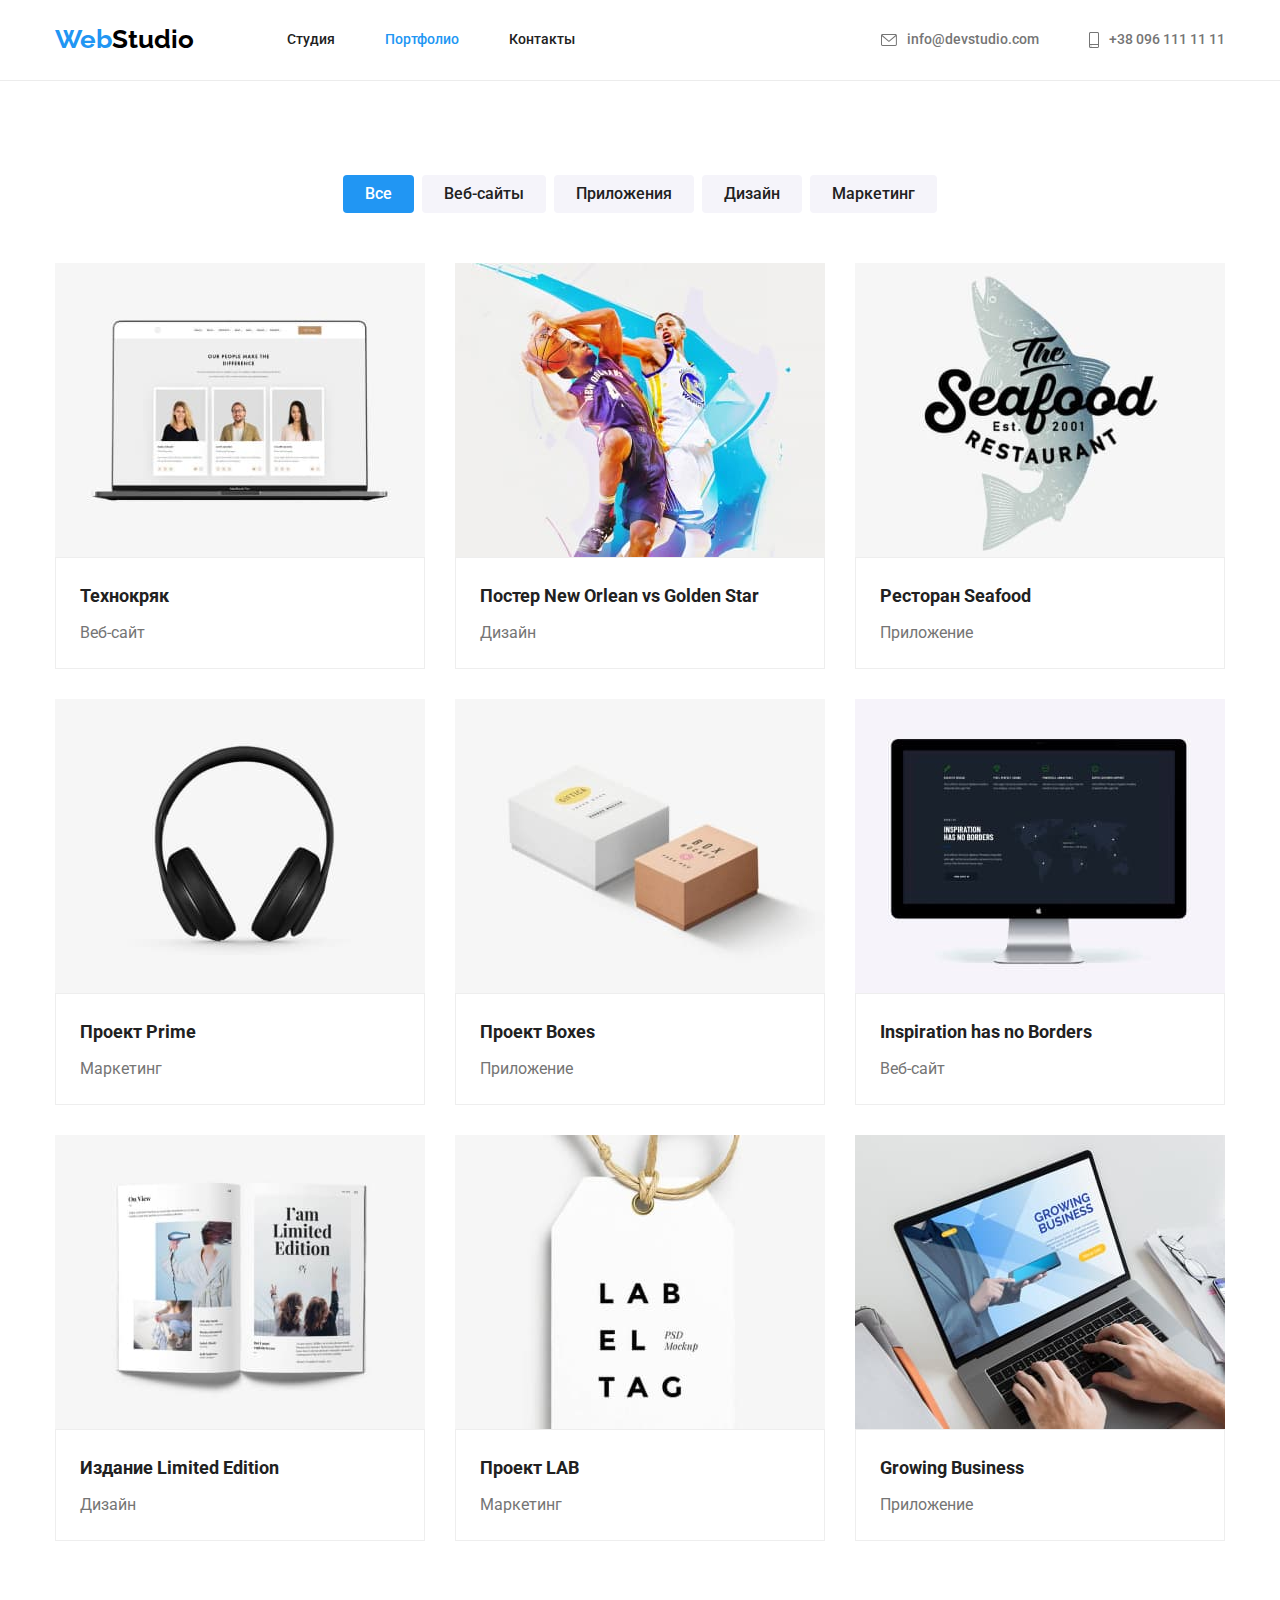
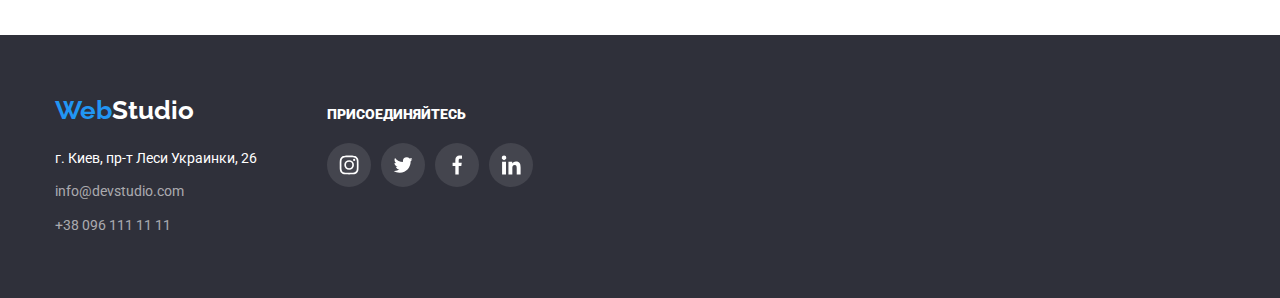
<file: portfolio.html>
<!DOCTYPE html>
<html lang="ru">
  <head>
    <meta charset="UTF-8" />
    <meta http-equiv="X-UA-Compatible" content="IE=edge" />
    <meta name="viewport" content="width=device-width, initial-scale=1.0" />
    <title>Portfolio</title>
    <link
      rel="stylesheet"
      href="https://cdnjs.cloudflare.com/ajax/libs/modern-normalize/1.0.0/modern-normalize.min.css"
    />
    <link rel="stylesheet" href="./css/styles.css" />
    <link rel="preconnect" href="https://fonts.googleapis.com" />
    <link rel="preconnect" href="https://fonts.gstatic.com" crossorigin />
    <link
      href="https://fonts.googleapis.com/css2?family=Raleway:wght@700&family=Roboto:wght@400;500;700;900&display=swap"
      rel="stylesheet"
    />
  </head>

  <body class="portfolio">
    <!--top line-->
    <header>
      <div class="container">
        <div class="logotype">
          <a href="./index.html" class="link"
            ><span class="logo">Web</span><span class="type">Studio</span></a
          >
        </div>
        <nav class="header-nav">
          <ul class="nav-list list">
            <li class="nav-item">
              <a href="./index.html" class="nav-link link">Студия</a>
            </li>
            <li class="nav-item">
              <a href="./portfolio.html" class="nav-link link current"
                >Портфолио</a
              >
            </li>
            <li class="nav-item">
              <a href="#" class="nav-link link">Контакты</a>
            </li>
          </ul>
        </nav>
        <ul class="contact list">
          <li class="contact-item">
            <a href="mailto:info@devstudio.com" class="contact-link link">
              <svg class="envelope">
                <use href="./imges/icons.svg#icon-envelope"></use>
              </svg>
              info@devstudio.com</a
            >
          </li>
          <li class="contact-item">
            <a href="tel:+380961111111" class="contact-link link">
              <svg class="smartphone">
                <use href="./imges/icons.svg#icon-smartphone"></use>
              </svg>
              +38 096 111 11 11</a
            >
          </li>
        </ul>
      </div>
    </header>
    <!--main-->
    <main>
      <section class="section">
        <div class="container">
          <h1 hidden>Portfolio</h1>
          <ul class="filters list">
            <li class="filters-item">
              <button type="button" class="filters-btn current">Все</button>
            </li>
            <li class="filters-item">
              <button type="button" class="filters-btn">Веб-сайты</button>
            </li>
            <li class="filters-item">
              <button type="button" class="filters-btn">Приложения</button>
            </li>
            <li class="filters-item">
              <button type="button" class="filters-btn">Дизайн</button>
            </li>
            <li class="filters-item">
              <button type="button" class="filters-btn">Маркетинг</button>
            </li>
          </ul>

          <ul class="galary list card-set">
            <li class="card-item">
              <article class="card">
                <div class="card-thumb">
                  <img
                    src="./imges/portfolio/img-1.jpg"
                    alt="Ноутбук"
                    width="370"
                    height="294"
                  />
                </div>
                <div class="galary-card-content">
                  <h2 class="galary-title">Технокряк</h2>
                  <p class="galary-txt">Веб-сайт</p>
                </div>
              </article>
            </li>
            <li class="card-item">
              <article class="card">
                <div class="card-thumb">
                  <img
                    src="./imges/portfolio/img-2.jpg"
                    alt="Игроки"
                    width="370"
                    height="294"
                  />
                </div>
                <div class="galary-card-content">
                  <h2 class="galary-title">
                    Постер <span lang="en">New Orlean vs Golden Star</span>
                  </h2>
                  <p class="galary-txt">Дизайн</p>
                </div>
              </article>
            </li>
            <li class="card-item">
              <article class="card">
                <div class="card-thumb">
                  <img
                    src="./imges/portfolio/img-3.jpg"
                    alt="Ресторан Seafood"
                    width="370"
                    height="294"
                  />
                </div>
                <div class="galary-card-content">
                  <h2 class="galary-title">
                    Ресторан <span lang="en">Seafood</span>
                  </h2>
                  <p class="galary-txt">Приложение</p>
                </div>
              </article>
            </li>
            <li class="card-item">
              <article class="card">
                <div class="card-thumb">
                  <img
                    src="./imges/portfolio/img-4.jpg"
                    alt="Наушники"
                    width="370"
                    height="294"
                  />
                </div>
                <div class="galary-card-content">
                  <h2 class="galary-title">
                    Проект <span lang="en">Prime</span>
                  </h2>
                  <p class="galary-txt">Маркетинг</p>
                </div>
              </article>
            </li>
            <li class="card-item">
              <article class="card">
                <div class="card-thumb">
                  <img
                    src="./imges/portfolio/img-5.jpg"
                    alt="Две коробочки"
                    width="370"
                    height="294"
                  />
                </div>
                <div class="galary-card-content">
                  <h2 class="galary-title">
                    Проект <span lang="en">Boxes</span>
                  </h2>
                  <p class="galary-txt">Приложение</p>
                </div>
              </article>
            </li>
            <li class="card-item">
              <article class="card">
                <div class="card-thumb">
                  <img
                    src="./imges/portfolio/img-6.jpg"
                    alt="Монитор"
                    width="370"
                    height="294"
                  />
                </div>
                <div class="galary-card-content">
                  <h2 class="galary-title">
                    <span lang="en">Inspiration has no Borders</span>
                  </h2>
                  <p class="galary-txt">Веб-сайт</p>
                </div>
              </article>
            </li>
            <li class="card-item">
              <article class="card">
                <div class="card-thumb">
                  <img
                    src="./imges/portfolio/img-7.jpg"
                    alt="Раскрытая книга"
                    width="370"
                    height="294"
                  />
                </div>
                <div class="galary-card-content">
                  <h2 class="galary-title">
                    Издание <span lang="en">Limited Edition</span>
                  </h2>
                  <p class="galary-txt">Дизайн</p>
                </div>
              </article>
            </li>
            <li class="card-item">
              <article class="card">
                <div class="card-thumb">
                  <img
                    src="./imges/portfolio/img-8.jpg"
                    alt="Бирка"
                    width="370"
                    height="294"
                  />
                </div>
                <div class="galary-card-content">
                  <h2 class="galary-title">Проект LAB</h2>
                  <p class="galary-txt">Маркетинг</p>
                </div>
              </article>
            </li>
            <li class="card-item">
              <article class="card">
                <div class="card-thumb">
                  <img
                    src="./imges/portfolio/img-9.jpg"
                    alt="Ноутбук"
                    width="370"
                    height="294"
                  />
                </div>
                <div class="galary-card-content">
                  <h2 class="galary-title">
                    <span lang="en">Growing Business</span>
                  </h2>
                  <p class="galary-txt">Приложение</p>
                </div>
              </article>
            </li>
          </ul>
        </div>
      </section>
    </main>
    <!-- footer -->
    <footer class="foot">
      <div class="container">
        <div>
          <div class="logotype">
            <a href="./index.html" class="link"
              ><span class="logo">Web</span><span class="type">Studio</span></a
            >
          </div>
          <address>
            <ul class="foot-list list">
              <li class="foot-adr">г. Киев, пр-т Леси Украинки, 26</li>
              <li>
                <a href="mailto:info@devstudio.com" class="foot-link link"
                  >info@devstudio.com</a
                >
              </li>
              <li>
                <a href="tel:+380961111111" class="foot-link link"
                  >+38 096 111 11 11</a
                >
              </li>
            </ul>
          </address>
        </div>
        <div class="join">
          <strong>Присоединяйтесь</strong>
          <ul class="social list">
            <li class="social-item">
              <a href="instagram" class="social-link" aria-label="instagram"
                ><svg class="social-icon">
                  <use href="./imges/icons.svg#icon-instagram"></use></svg
              ></a>
            </li>
            <li class="social-item">
              <a href="twitter" class="social-link" aria-label="twitter"
                ><svg class="social-icon">
                  <use href="./imges/icons.svg#icon-twitter"></use></svg
              ></a>
            </li>
            <li class="social-item">
              <a href="facebook" class="social-link" aria-label="facebook"
                ><svg class="social-icon">
                  <use href="./imges/icons.svg#icon-facebook"></use></svg
              ></a>
            </li>
            <li class="social-item">
              <a href="linkedin" class="social-link" aria-label="linkedin"
                ><svg class="social-icon">
                  <use href="./imges/icons.svg#icon-linkedin"></use></svg
              ></a>
            </li>
          </ul>
        </div>
      </div>
    </footer>
  </body>
</html>
</file>
<file: css/styles.css>
/* bcg-hero= #2F303A 
   accent= #2196F3
   text= #757575
   title= #212121

    Fonts 

   Raleway Bold:
    font-weight: 700;
    font-size: 26px;
    line-height: 1.2;

   Roboto-bold
    font-weight: 700;
    font-size: 16px;
    line-height: 1.87;

   Roboto-medium 
       font-weight: 500;
       font-size: 14px;
       line-height: 1.14;
   
   */
:root {
    /* Color  */
    --bcg-dark: #2F303A;
    --bcg-light: #F5F4FA;
    --titl-cl: #212121;
    --txt-cl: #757575;
    --accent: #2196F3;
    --primery-cl: #FFFFFF;
    --accent-second: #000000;
    --btn-hover: #188CE8;
    --icon-cl: #AFB1B8;
    --gr-cl: rgba(47, 48, 58, 0.4);

    --card-gap: 30px;
    --item: 3;
}

body {

    color: var(--txt-cl);
    font-family: Roboto, sans-serif;
    font-weight: 400;
    font-size: 14px;
    line-height: 1.7;
}

img {
    display: block;
    max-width: 100%;
    height: auto;
}
.link {
    text-decoration: none;
}

.list {
    list-style: none;
    padding-left: 0;
}
h1,
h2,
h3,
p,
ul {
    margin: 0;
}

.current,
.nav-link.current,
.nav-link:hover,
.nav-link:focus,
.contact-item:focus,
.contact-item:hover,

.foot-link:hover,
.foot-link:focus {
    color: var(--accent);
}

.contact-link:hover,
.nav-link:hover,
.foot-link:hover {
    cursor: pointer;
}
.container {
    width: 1200px;
    margin: 0 auto;
    padding-left: 15px;
    padding-right: 15px;
}
.section {
    padding-top: 94px;
    padding-bottom: 94px;
}

/* Формула сетки */

.card-set {
    display: flex;
    flex-wrap: wrap;
    margin: calc(-1 * var(--card-gap) /2);
    
}

.card-item {
    margin: calc(var(--card-gap) / 2);
    flex-basis: calc((100% - (var(--item)) * var(--card-gap)) / var(--item));
    background-color: var(--primery-cl);
}

/* header */

header {
    border-bottom: 1px solid #ECECEC;
}

header>.container {
    display: flex;
    align-items: center;
}
.logotype {
    margin-right: 93px;
}
.logo,
.type {
    font-family: "Raleway";
    font-style: normal;
    font-weight: 700;
    font-size: 26px;
    line-height: 1.19;
}

.logo {
    color: var(--accent);
}

.type {
    color: var(--accent-second);
}

.nav-list,
.contact {
    font-weight: 500;
    font-size: 14px;
    line-height: 1.14;

    display: flex;
    margin-top: 0;
    margin-bottom: 0;
}

.nav-item,
.contact-item {
    padding-top: 32px;
    padding-bottom: 32px;
}
.nav-item:not(:last-child) {
    margin-right: 50px;
}
 

.nav-link {
    display: block;
    color: var(--titl-cl);
}
.contact {
    margin-left: auto;
}
.contact-item:last-child {
    margin-left: 50px;
}
.contact-link {
    display: block;
    color: inherit;
}
.contact-item>a {
    display: flex;
    align-items: center;
}
.envelope {
    width: 16px;
    height: 12px;
    margin-right: 10px;
    fill: currentColor;
}
.smartphone {
    width: 10px;
    height: 16px;
    margin-right: 10px;
    fill: currentColor;
}




/* hat */

.hat {
    padding-top: 200px;
    padding-bottom: 200px;
    text-align: center;
    max-width: 1600px;
    margin-left: auto;
    margin-right: auto;
    background-color: var(--bcg-dark);
    background-image: linear-gradient(var(--gr-cl), var(--gr-cl)), url(../imges/hat/Img.jpg);
    background-position: center;    
}


.hat-title {
    color: var(--primery-cl);
    font-weight: 900;
    font-size: 44px;
    line-height: 1.36;
    text-transform: uppercase;

    margin-bottom: 30px;
}

.hat-btn {
    color: var(--primery-cl);
    background-color: var(--accent);
    font-weight: 700;
    font-size: 16px;
    line-height: 1.87;

    padding: 10px 32px;
    border-radius: 4px;
}

.hat-btn:hover,
.filters-btn:hover {
    background-color: var(--btn-hover);
    cursor: pointer;
}

/* peculiarities */

.peculiarities {
    --item: 4;
}


.peculiarities-title {
    margin-bottom: 10px;

    font-weight: 700;
    font-size: 14px;
    line-height: 1.14;
    text-transform: uppercase;
    color: var(--titl-cl);
}
.peculiarities-icon-bg {
    display: flex;
    align-items: center;
    justify-content: center;
    height: 120px;
    width: 100%;
    margin-bottom: 30px;
    
    background-color: var(--bcg-light);
    
    border-radius: 4px
}
.peculiarities-icon {
    width: 70px;
    height: 70px;
}

/* doing */

.doing {
    padding-bottom: 94px;
}
.doing-title {
    font-weight: 700;
    font-size: 36px;
    line-height: 1.16;
    text-align: center;

    color: var(--titl-cl);

    margin-bottom: 50px;
}


/* team */

.team {
    --item: 4;
    background-color: var(--bcg-light);
}
.team-title {
    font-weight: 700;
    font-size: 36px;
    line-height: 1.16;
    text-align: center;

    color: var(--titl-cl);
    margin-bottom:  50px;
}


.team .card {
    box-shadow: 0px 1px 3px rgba(0, 0, 0, 0.12), 0px 1px 1px rgba(0, 0, 0, 0.14), 0px 2px 1px rgba(0, 0, 0, 0.2);
    border-radius: 0px 0px 4px 4px;
}

.card-content {
    text-align: center;
    padding-top: var(--card-gap);
    padding-bottom: var(--card-gap);
}
.team-list-title {
    font-weight: 500;
    font-size: 16px;
    line-height: 1.18;

    color: var(--titl-cl);    
}

.team-list-txt {
    font-weight: 400;
    font-size: 16px;
    line-height: 1.18;

    margin-top: 10px;
    margin-bottom: 16px;
}

/* Разметка соцсетей */
.social {
    display: flex;
    justify-content: center;
}
.social-item:not(:last-child) {
    margin-right: 10px;
}
.social-link {
    display: flex;
    justify-content: center;
    align-items: center;
    width: 44px;
    height: 44px;
    border-radius: 50%;
    fill: var(--icon-cl);

}
.social-icon {
    width: 20px;
    height: 20px;
}


.social-link:hover,
.social-link:focus,
.foot .social-link:hover,
.foot .social-link:focus {
    background-color: var(--accent);
    fill: var(--primery-cl);
}

/* our clients */
 
.clients-title { 
    margin-bottom: 50px; 

    font-weight: 700;
    font-size: 36px;
    line-height: 1.16;
    text-align: center;
    color: var(--titl-cl);

}
.clients-set {
    --item: 6;
}

.clients-link {
    display: flex;
    justify-content: center;
    align-items: center;
    height: 92px;
    
    color: var(--icon-cl);
    border: 1px solid var(--icon-cl);
    border-radius: 4px;
    
}
.clients-link:hover,
.clients-link:focus {
    color: var(--accent);
    border-color: var(--accent);
}
.clients-icon {
    width: 106px;
    height: 60px;
    fill: currentColor;
}



/* footer */

.foot {
    background-color: var(--bcg-dark);
    padding-top: 60px;
    padding-bottom: 60px;
}
.foot>.container {
    display: flex;
}
.foot .logotype {
    margin: 0;
    padding-bottom: 20px;
}
.foot .type {
    color: var(--primery-cl);
}


.foot-adr,
.foot-link {
    font-style: normal;
    font-weight: 400;
    font-size: 14px;
    line-height: 24px;
}

.foot-list>li:not(:last-child) {
    margin-bottom: 9px;
}

.foot-adr {
    color: var(--primery-cl);
}

.foot-link {
    color: rgba(255, 255, 255, 0.6);
}
.join {
    margin-left: 70px; 

    color: var(--primery-cl);
    font-weight: 700;
    font-size: 14px;
    line-height: 1.14;
    text-transform: uppercase;
}
.join>strong {
    display: block;
    padding-top: 12px;
    margin-bottom: 20px;
}
.foot .social-link {
    fill: var(--primery-cl);
    background-color: rgba(255, 255, 255, 0.1);
    
}

/* portfolio */



/* filters */

.filters {
    display: flex;
    justify-content: center;
    margin:0 auto;
    padding-bottom: 16px;
    width: 610px;
}
.filters-item:not(:last-child) {
    margin-right: 8px;
}
.filters-btn {
    font-weight: 500;
    font-size: 16px;
    line-height: 1.62;

    color: var(--titl-cl);
    background-color: var(--bcg-light);
    border: none;
    border-radius: 4px;
    padding: 6px 22px;
}

.filters-btn.current,
.filters-btn:hover,
.filters-btn:focus {
    color: var(--primery-cl);
    background-color: var(--accent);
}
.filters-btn:hover,
.filters-btn:focus {
    box-shadow: 0px 3px 1px rgba(0, 0, 0, 0.1), 0px 1px 2px rgba(0, 0, 0, 0.08), 0px 2px 2px rgba(0, 0, 0, 0.12);
}

/* galary */

.galary {
    padding-top: 34px;
    
}

.galary .card:hover,
.galary .card:focus {
    box-shadow: 0px 1px 1px rgba(0, 0, 0, 0.12), 0px 4px 4px rgba(0, 0, 0, 0.06), 1px 4px 6px rgba(0, 0, 0, 0.16)
}
.galary-card-content {
    padding: 20px 24px;
    border: 1px solid #EEEEEE;
} 
 
.galary-title {
    font-weight: 700;
    font-size: 18px;
    line-height: 2;

    color: var(--titl-cl);
    margin: 0;
    
}

.galary-txt {
    font-weight: 400;
    font-size: 16px;
    line-height: 1.87;

    margin-top: 4px;
}
</file>
